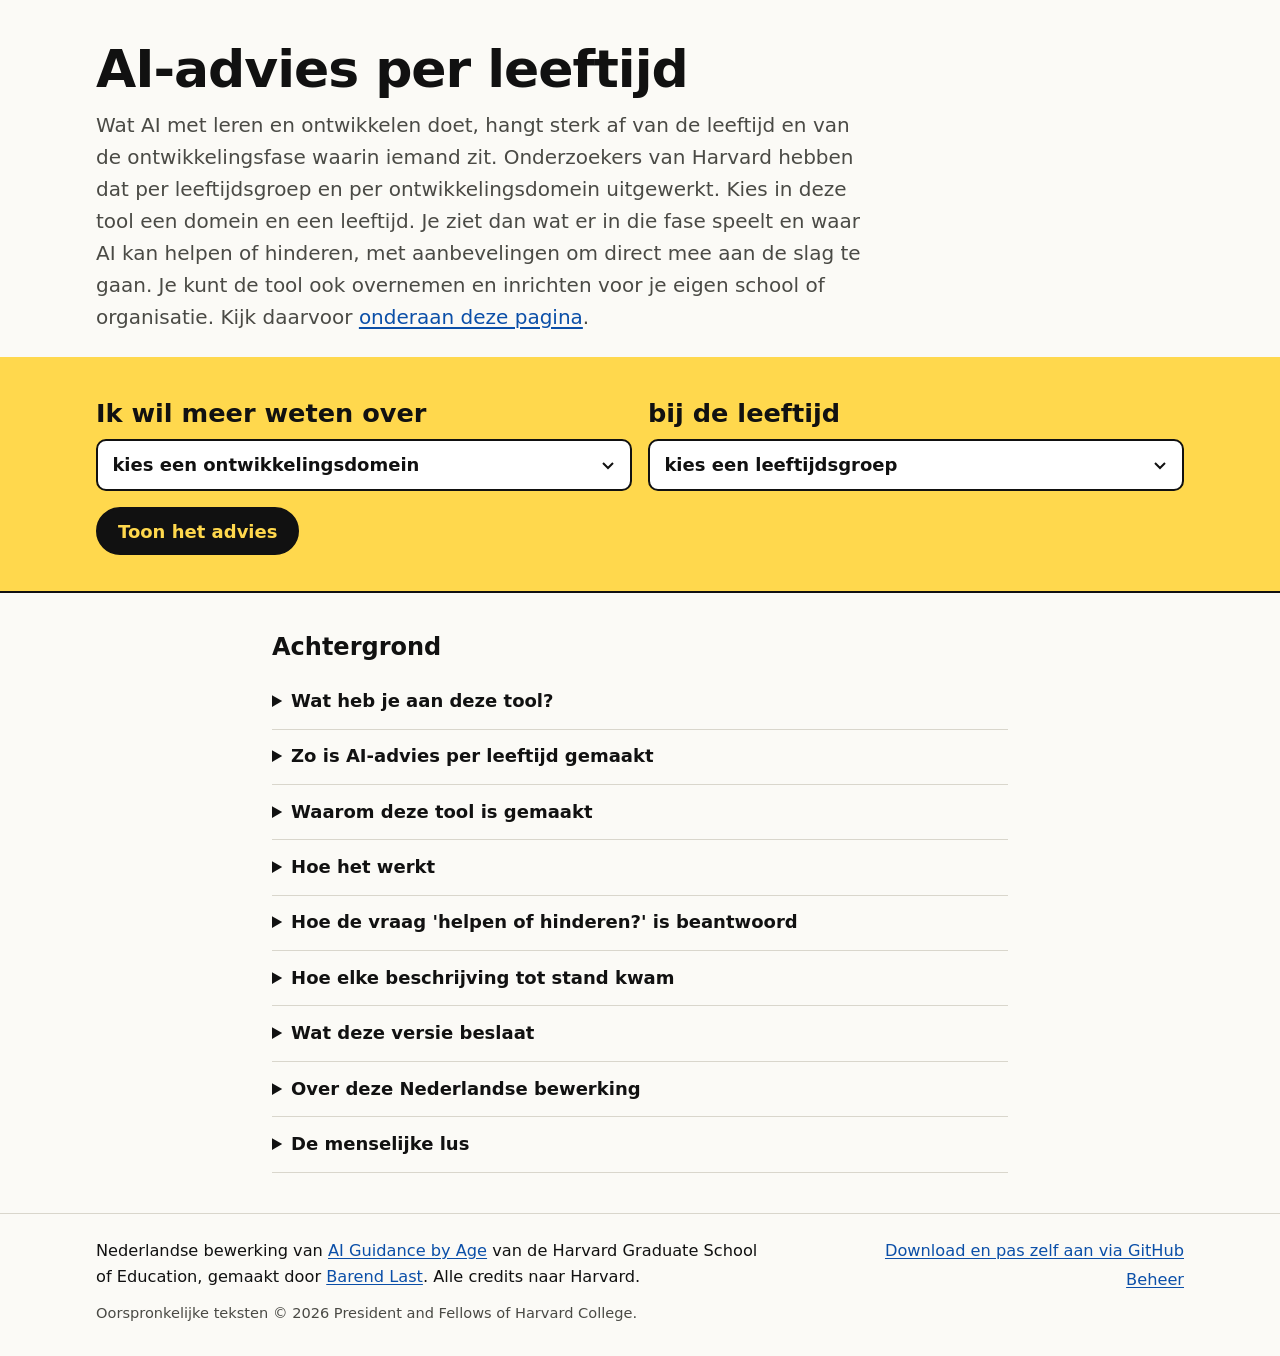
<file: index.html>
<!doctype html>
<html lang="nl">
<head>
<meta charset="utf-8">
<meta name="viewport" content="width=device-width, initial-scale=1">
<title>AI-advies per leeftijd</title>
<meta name="description" content="Verken per leeftijd en ontwikkelingsdomein hoe AI de ontwikkeling kan helpen of hinderen. Nederlandse bewerking van AI Guidance by Age van de Harvard Graduate School of Education.">
<meta name="color-scheme" content="light dark">
<link rel="icon" href="favicon.ico" sizes="any">
<link rel="icon" href="favicon.svg" type="image/svg+xml">
<link rel="apple-touch-icon" href="favicon.png">
<link rel="stylesheet" href="stijl.css">
</head>
<body>
<a class="skip" href="#inhoud">Direct naar de inhoud</a>

<main id="inhoud">
  <header class="kop band">
    <div class="wrap kop__in">
      <div>
        <p id="merk" class="kop__merk" hidden></p>
        <h1 data-tekst="titel">AI-advies per leeftijd</h1>
        <p class="kop__intro" data-tekst="inleiding"></p>
      </div>
    </div>
  </header>

  <section class="band band--keuze" aria-labelledby="keuze-kop">
    <div class="wrap">
      <h2 id="keuze-kop" class="sr">Maak een keuze</h2>
      <form id="keuze" class="keuze" novalidate>
        <div class="veld">
          <label for="domein"><span class="veld__zin" data-t="zin-begin">Ik wil meer weten over</span> <span class="sr" data-t="label-domein">Ontwikkelingsdomein</span></label>
          <select id="domein" name="domein" required aria-describedby="uitleg-domein"></select>
        </div>
        <div class="veld">
          <label for="leeftijd"><span class="veld__zin" data-t="zin-eind">bij de leeftijd</span> <span class="sr" data-t="label-leeftijd">Leeftijdsgroep</span></label>
          <select id="leeftijd" name="leeftijd" required></select>
        </div>
        <div class="keuze__knoppen">
          <button class="knop knop--vol" type="submit" data-t="knop-toon">Toon het advies</button>
          <button class="knop knop--rand" type="button" id="wis" hidden data-t="knop-wis">Opnieuw beginnen</button>
        </div>
      </form>
      <p id="uitleg-domein" class="uitleg"></p>
      <p id="melding" class="melding" role="status" aria-live="polite"></p>
    </div>
  </section>

  <section id="resultaat" class="resultaat" hidden aria-labelledby="resultaat-kop" tabindex="-1">
    <div class="wrap">
      <header class="resultaat__kop">
        <p class="resultaat__bron">AI-advies per leeftijd · naar Compass Collaborative, Harvard Graduate School of Education</p>
        <h2 id="resultaat-kop" tabindex="-1"></h2>
        <p id="resultaat-sub" class="resultaat__sub"></p>
      </header>

      <section class="blok" id="blok-kort" aria-labelledby="kop-kort">
        <h3 id="kop-kort" data-t="kop-kort">In het kort</h3>
        <div class="blok__inhoud">
          <div id="kort-lead" class="tekst tekst--lead"></div>
          <div id="kort-ai" class="tekst"></div>
        </div>
      </section>

      <section class="blok" id="blok-aanbevelingen" aria-labelledby="kop-aanbevelingen">
        <h3 id="kop-aanbevelingen" data-t="kop-aanbevelingen">Onze aanbevelingen</h3>
        <div class="blok__inhoud"><ol id="aanbevelingen" class="aanbevelingen"></ol></div>
      </section>

      <section class="blok blok--eigen" id="blok-eigen" aria-labelledby="kop-eigen" hidden>
        <div>
          <h3 id="kop-eigen" data-t="kop-eigen">Zo doen wij het</h3>
          <p id="eigen-van" class="blok__van" hidden></p>
        </div>
        <div class="blok__inhoud"><div id="eigen" class="tekst"></div></div>
      </section>

      <section class="blok" id="blok-ontwikkeling" aria-labelledby="kop-ontwikkeling">
        <h3 id="kop-ontwikkeling" data-t="kop-ontwikkeling">Belangrijke ontwikkelingsprocessen en mijlpalen</h3>
        <div class="blok__inhoud"><div id="ontwikkeling" class="tekst"></div></div>
      </section>

      <section class="blok" id="blok-factoren" aria-labelledby="kop-factoren">
        <div>
          <h3 id="kop-factoren" data-t="kop-factoren">Hoe AI de ontwikkeling in deze fase kan hinderen of helpen</h3>
          <p class="blok__toelichting" data-t="factoren-toelichting"></p>
        </div>
        <div class="blok__inhoud">
          <p class="geen-print"><button class="knop knop--klein knop--rand" type="button" id="alles" aria-pressed="false"></button></p>
          <div id="factoren" class="factoren"></div>
          <p class="voetnoot" data-t="factoren-voetnoot"></p>
        </div>
      </section>

      <section class="blok" id="blok-bronnen" aria-labelledby="kop-bronnen">
        <h3 id="kop-bronnen" data-t="kop-bronnen">Verder lezen</h3>
        <div class="blok__inhoud">
          <details id="bronnen-details">
            <summary><span id="bronnen-aantal"></span></summary>
            <p class="voetnoot" data-t="bronnen-toelichting"></p>
            <div id="bronnen" class="tekst bronnen"></div>
          </details>
        </div>
      </section>

      <nav class="buren geen-print" aria-label="Zelfde domein, andere leeftijd">
        <button class="knop knop--rand" type="button" id="jonger"></button>
        <button class="knop knop--rand" type="button" id="ouder"></button>
      </nav>

      <div class="acties geen-print">
        <button class="knop knop--vol" type="button" id="afdrukken" data-t="knop-afdrukken">Afdrukken of opslaan als pdf</button>
        <button class="knop knop--rand" type="button" id="kopieer" data-t="knop-link">Kopieer de link naar dit advies</button>
        <span id="kopieer-status" class="acties__status" role="status" aria-live="polite"></span>
      </div>
    </div>
  </section>

  <section id="achtergrond" class="band band--achtergrond" aria-labelledby="achtergrond-kop">
    <div class="wrap wrap--smal">
      <h2 id="achtergrond-kop" data-t="kop-achtergrond">Achtergrond</h2>
      <div id="uitklap" class="uitklap"></div>
    </div>
  </section>
</main>

<footer class="voet" id="voet">
  <div class="wrap voet__in">
    <p id="voet-tekst" class="voet__tekst">Nederlandse bewerking van <a href="https://compass.gse.harvard.edu/explore/">AI Guidance by Age</a> van de Harvard Graduate School of Education, gemaakt door <a href="https://www.barendlast.com">Barend Last</a>.</p>
    <p class="voet__repo"><a id="voet-repo" href="https://github.com/barend-l/AI-leeftijdsadvies">Download en pas zelf aan via GitHub</a><a id="voet-beheer" href="beheer/">Beheer</a></p>
    <p id="voet-rechten" class="voet__klein"></p>
  </div>
</footer>

<noscript><p class="wrap melding">Deze pagina heeft JavaScript nodig om de adviezen te tonen. De teksten staan ook leesbaar in de map 'inhoud'.</p></noscript>
<script src="app.js" defer></script>
</body>
</html>
</file>
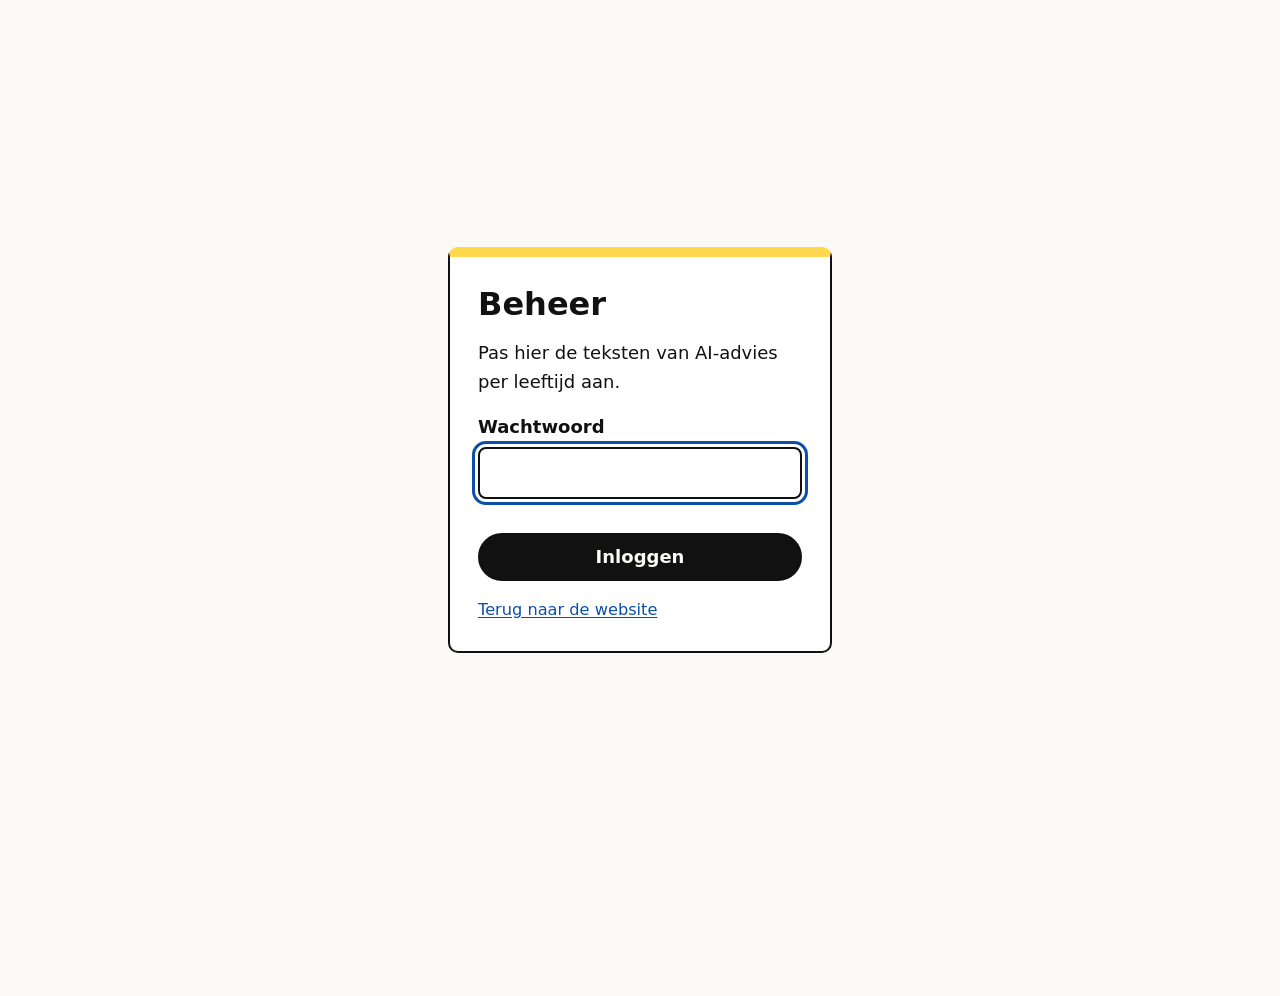
<file: beheer/index.html>
<!doctype html>
<html lang="nl">
<head>
<meta charset="utf-8">
<script>
/* Werkt ook als het adres zonder schuine streep eindigt (/beheer in plaats van /beheer/). */
(function () { var p = location.pathname; if (!/\/$/.test(p) && !/\.[a-z0-9]+$/i.test(p)) document.write('<base href="' + p + '/">'); })();
</script>
<meta name="viewport" content="width=device-width, initial-scale=1">
<meta name="robots" content="noindex, nofollow">
<title>Beheer – AI-advies per leeftijd</title>
<meta name="color-scheme" content="light dark">
<link rel="icon" href="../favicon.ico" sizes="any">
<link rel="icon" href="../favicon.svg" type="image/svg+xml">
<link rel="apple-touch-icon" href="../favicon.png">
<link rel="stylesheet" href="../stijl.css">
<link rel="stylesheet" href="beheer.css">
</head>
<body class="beheer">

<main id="inlog" class="inlog">
  <form id="inlog-formulier" class="inlog__kaart" novalidate>
    <h1>Beheer</h1>
    <p>Pas hier de teksten van AI-advies per leeftijd aan.</p>
    <div class="veld">
      <label for="wachtwoord">Wachtwoord</label>
      <input id="wachtwoord" type="password" autocomplete="current-password" required aria-describedby="inlog-melding">
    </div>
    <p id="inlog-demo" class="inlog__demo" hidden>Dit is een demo. Het wachtwoord is <strong>entree</strong>. Je kunt alles uitproberen; er wordt niets opgeslagen.</p>
    <p id="inlog-melding" class="melding" role="alert"></p>
    <button class="knop knop--vol" type="submit">Inloggen</button>
    <p class="inlog__terug"><a href="../">Terug naar de website</a></p>
  </form>
</main>

<div id="dashboard" hidden>
  <header class="balk">
    <div class="wrap balk__in">
      <p class="balk__titel">Beheer <span>· AI-advies per leeftijd</span> <span class="balk__demo">Demo</span></p>
      <p class="balk__links"><a href="../" target="_blank" rel="noopener">Bekijk de website</a> <button type="button" id="uitloggen" class="linkknop">Uitloggen</button></p>
    </div>
  </header>

  <main class="wrap beheer__in">
    <div id="waarschuwing" class="noot noot--let-op" role="status" hidden></div>
    <p id="modus" class="modus"></p>

    <nav class="tabs" aria-label="Onderdelen">
      <button type="button" class="tab" data-tab="adviezen" aria-pressed="true">Adviezen</button>
      <button type="button" class="tab" data-tab="algemeen" aria-pressed="false">Algemene teksten</button>
      <button type="button" class="tab" data-tab="indeling" aria-pressed="false">Leeftijden en domeinen</button>
      <button type="button" class="tab" data-tab="weergave" aria-pressed="false">Huisstijl en weergave</button>
      <button type="button" class="tab" data-tab="hulp" aria-pressed="false">Uitleg</button>
    </nav>

    <section id="tab-adviezen" class="paneel" aria-labelledby="kop-adviezen">
      <h2 id="kop-adviezen">Adviezen</h2>
      <p class="hint">Kies een leeftijdsgroep en een domein. Wat je aanpast, wordt onthouden tot je het opslaat.</p>
      <div class="kiezer">
        <div class="veld"><label for="b-leeftijd">Leeftijdsgroep</label><select id="b-leeftijd"></select></div>
        <div class="veld"><label for="b-domein">Ontwikkelingsdomein</label><select id="b-domein"></select></div>
      </div>
      <div id="advies"></div>
    </section>

    <section id="tab-algemeen" class="paneel" aria-labelledby="kop-algemeen" hidden>
      <h2 id="kop-algemeen">Algemene teksten</h2>
      <p class="hint">De titel, de inleiding, alle knoppen en koppen, de uitklapteksten onder "Achtergrond" en de voettekst.</p>
      <div id="algemeen"></div>
    </section>

    <section id="tab-indeling" class="paneel" aria-labelledby="kop-indeling" hidden>
      <h2 id="kop-indeling">Leeftijden en domeinen</h2>
      <p class="hint">De namen en omschrijvingen in de keuzelijsten. De codes zijn vast, omdat de tekstbestanden daaraan gekoppeld zijn.</p>
      <div id="indeling"></div>
    </section>

    <section id="tab-weergave" class="paneel" aria-labelledby="kop-weergave" hidden>
      <h2 id="kop-weergave">Huisstijl en weergave</h2>
      <p class="hint">Maak de website herkenbaar als die van jouw school of organisatie, en kies welke leeftijden en domeinen bezoekers zien.</p>
      <div id="weergave"></div>
    </section>

    <section id="tab-hulp" class="paneel tekst" aria-labelledby="kop-hulp" hidden>
      <h2 id="kop-hulp">Uitleg</h2>
      <h3>Opmaak</h3>
      <ul>
        <li><code>**vet**</code> wordt <strong>vet</strong> en <code>*cursief*</code> wordt <em>cursief</em>.</li>
        <li>Een regel die begint met <code>- </code> wordt een opsommingspunt, <code>1. </code> een genummerd punt.</li>
        <li>Een link schrijf je als <code>[tekst](https://voorbeeld.nl)</code>.</li>
        <li>Een lege regel begint een nieuwe alinea.</li>
      </ul>
      <h3>Eigen aanvulling</h3>
      <p>Bij elk advies kun je een eigen blok toevoegen met afspraken of voorbeelden van jouw school. Dat blok staat apart van de tekst van Harvard, zodat zichtbaar blijft wat van wie komt. Laat je het leeg, dan verschijnt het niet.</p>
      <h3>Opslaan</h3>
      <p id="hulp-opslaan"></p>
      <h3>Voorbeeld bekijken</h3>
      <p>Met "Voorbeeld bekijken" zie je de website met jouw wijzigingen, ook als ze nog niet zijn opgeslagen. Alleen jij ziet dat voorbeeld, in deze browser.</p>
      <h3>Wachtwoord wijzigen</h3>
      <p id="hulp-wachtwoord"></p>
      <h3>Iets misgegaan?</h3>
      <p id="hulp-herstel"></p>
    </section>
  </main>

  <div class="opslagbalk" role="region" aria-label="Wijzigingen">
    <div class="wrap opslagbalk__in">
      <p id="status" class="opslagbalk__status" role="status" aria-live="polite">Geen wijzigingen.</p>
      <div class="opslagbalk__knoppen">
        <button type="button" id="herstel" class="knop knop--rand knop--klein" hidden>Ongedaan maken</button>
        <button type="button" id="voorbeeld" class="knop knop--rand knop--klein">Voorbeeld bekijken</button>
        <button type="button" id="opslaan" class="knop knop--vol knop--klein" disabled>Opslaan</button>
      </div>
    </div>
  </div>
</div>

<noscript><p class="wrap melding">Het dashboard heeft JavaScript nodig.</p></noscript>
<script src="instellingen.js"></script>
<script src="model.js"></script>
<script src="beheer.js"></script>
</body>
</html>
</file>
<file: stijl.css>
/* AI-advies per leeftijd – vormgeving */
:root {
  --bg: #fbfaf6;
  --vlak: #ffffff;
  --inkt: #111111;
  --zacht: #4a4a45;
  --lijn: #d9d6cc;
  --accent: #ffd84d;
  --accent-inkt: #111111;
  --merk: var(--merk-licht, var(--inkt));
  --link: #0b4fa8;
  --hinder: #a3271b;
  --hinder-bg: #fbe9e5;
  --help: #17623a;
  --help-bg: #e4f3e9;
  --focus: #0b4fa8;
  --radius: 10px;
  --maat: clamp(1rem, 0.95rem + 0.25vw, 1.125rem);
}
@media (prefers-color-scheme: dark) {
  :root {
    --merk: var(--inkt);
    --bg: #141412;
    --vlak: #1e1e1b;
    --inkt: #f3f1ea;
    --zacht: #c2bfb4;
    --lijn: #45443e;
    --link: #9cc4ff;
    --hinder: #ffb4a8;
    --hinder-bg: #4a1d16;
    --help: #9fe0b8;
    --help-bg: #173a26;
    --focus: #ffd84d;
  }
}

*, *::before, *::after { box-sizing: border-box; }
html { -webkit-text-size-adjust: 100%; scroll-behavior: smooth; }
@media (prefers-reduced-motion: reduce) { html { scroll-behavior: auto; } * { transition: none !important; } }
body {
  margin: 0; background: var(--bg); color: var(--inkt);
  font: var(--maat)/1.6 system-ui, -apple-system, "Segoe UI", Roboto, "Helvetica Neue", Arial, sans-serif;
  overflow-wrap: break-word;
}
[hidden] { display: none !important; }
a { color: var(--link); text-underline-offset: 0.15em; }
a:hover { text-decoration-thickness: 2px; }
:focus-visible { outline: 3px solid var(--focus); outline-offset: 3px; border-radius: 4px; }
h1, h2, h3, h4 { line-height: 1.2; margin: 0; text-wrap: balance; }
p { margin: 0 0 1em; }

.sr { position: absolute; width: 1px; height: 1px; overflow: hidden; clip-path: inset(50%); white-space: nowrap; }
.skip { position: absolute; left: 1rem; top: -4rem; background: var(--inkt); color: var(--bg); padding: 0.75rem 1rem; border-radius: var(--radius); z-index: 10; }
.skip:focus { top: 1rem; }

.wrap { width: min(100% - 2rem, 68rem); margin-inline: auto; }
.wrap--smal { width: min(100% - 2rem, 46rem); }
.band { padding-block: clamp(2rem, 5vw, 4rem); }

/* Voorbeeld vanuit het dashboard */
.conceptband { margin: 0; padding: 0.6rem 1rem; background: var(--inkt); color: var(--bg); font-weight: 700; text-align: center; font-size: 0.95em; }

/* Kop */
.kop { padding-block: clamp(1.25rem, 3vw, 2.5rem) clamp(1rem, 2vw, 1.5rem); }
.kop__merk { display: flex; align-items: center; gap: 0.75rem; margin: 0 0 0.75rem; font-weight: 700; color: var(--zacht); }
.kop__merk a { display: inline-flex; background: #fff; border-radius: 6px; padding: 0.15rem; }
.kop__merk img { display: block; max-height: 3rem; max-width: 12rem; width: auto; height: auto; }
.kop h1 { color: var(--merk); font-size: clamp(1.75rem, 1.2rem + 2.8vw, 3.25rem); font-weight: 800; letter-spacing: -0.02em; }
.kop__intro { font-size: clamp(1rem, 0.95rem + 0.4vw, 1.25rem); color: var(--zacht); max-width: 48rem; margin: 0.5rem 0 0; }
.band--keuze { padding-block: clamp(1.25rem, 3vw, 2.25rem); }
@media (max-width: 30rem) {
  .kop { padding-block: 1rem 0.9rem; }
  .kop__intro { font-size: 0.95rem; line-height: 1.5; margin-top: 0.4rem; }
  .band--keuze { padding-block: 1rem; }
  .keuze { gap: 0.75rem; }
}

/* Knoppen */
.knop {
  display: inline-flex; align-items: center; justify-content: center; gap: 0.5rem;
  min-height: 3rem; padding: 0.65rem 1.25rem; border-radius: 999px; border: 2px solid var(--inkt);
  font: inherit; font-weight: 700; text-decoration: none; cursor: pointer; line-height: 1.2;
}
.knop--vol { background: var(--merk); border-color: var(--merk); color: var(--bg); }
.knop--vol:hover { background: var(--zacht); border-color: var(--zacht); }
.knop--rand { background: transparent; color: var(--inkt); }
.knop--rand:hover { background: var(--inkt); color: var(--bg); }
.knop--klein { min-height: 2.75rem; padding: 0.4rem 1rem; font-size: 0.95em; }

/* Keuze */
.band--keuze { background: var(--accent); color: var(--accent-inkt); }
.band--keuze :focus-visible { outline-color: var(--accent-inkt); }
.keuze { display: grid; gap: 1rem; grid-template-columns: 1fr; align-items: end; }
.veld { display: grid; gap: 0.35rem; min-width: 0; }
.veld__zin { font-size: clamp(1.15rem, 1rem + 0.9vw, 1.6rem); font-weight: 700; }
.veld select {
  width: 100%; min-height: 3.25rem; padding: 0.6rem 2.75rem 0.6rem 0.9rem; font: inherit; font-weight: 600;
  color: #111; background: #fff; border: 2px solid var(--accent-inkt); border-radius: var(--radius); appearance: none;
  background-image: url("data:image/svg+xml,%3Csvg xmlns='http://www.w3.org/2000/svg' viewBox='0 0 16 16'%3E%3Cpath d='M3 6l5 5 5-5' fill='none' stroke='%23111' stroke-width='2'/%3E%3C/svg%3E");
  background-repeat: no-repeat; background-position: right 0.9rem center; background-size: 1rem;
  text-overflow: ellipsis;
}
.keuze__knoppen { display: flex; flex-wrap: wrap; gap: 0.75rem; }
.band--keuze .knop { border-color: var(--accent-inkt); }
.band--keuze .knop--vol { background: var(--accent-inkt); color: var(--accent); }
.band--keuze .knop--vol:hover { opacity: 0.85; border-color: var(--accent-inkt); }
.band--keuze .knop--rand { color: var(--accent-inkt); }
.band--keuze .knop--rand:hover { background: var(--accent-inkt); color: var(--accent); }
@media (min-width: 48rem) {
  .keuze { grid-template-columns: repeat(2, minmax(0, 1fr)); }
  .keuze__knoppen { grid-column: 1 / -1; }
}
.uitleg { margin: 1.25rem 0 0; font-size: 0.95em; max-width: 46rem; }
.uitleg:empty { display: none; }
.melding { margin: 1rem 0 0; font-weight: 700; }
.melding:empty { display: none; }

/* Resultaat */
.resultaat { padding-block: clamp(2rem, 5vw, 4rem); scroll-margin-top: 1rem; }
.resultaat:focus { outline: none; }
.resultaat__bron { font-size: 0.85em; color: var(--zacht); margin-bottom: 0.5rem; }
.resultaat__kop h2 { color: var(--merk); font-size: clamp(1.75rem, 1.2rem + 2.6vw, 3rem); font-weight: 800; letter-spacing: -0.01em; }
.resultaat__kop h2:focus { outline: none; }
.resultaat__sub { color: var(--zacht); font-size: 1.1em; margin: 0.4rem 0 0; }

.blok { display: grid; gap: 1rem 2.5rem; padding-block: clamp(1.5rem, 3vw, 2.5rem); border-top: 2px solid var(--inkt); margin-top: clamp(1.5rem, 3vw, 2.5rem); }
.blok h3 { font-size: clamp(1.2rem, 1.05rem + 0.7vw, 1.5rem); font-weight: 800; }
.blok__toelichting { color: var(--zacht); margin: 0.75rem 0 0; font-size: 0.95em; }
.blok__inhoud { min-width: 0; max-width: 46rem; }
@media (min-width: 60rem) { .blok { grid-template-columns: 17rem minmax(0, 1fr); } }

.tekst > :last-child { margin-bottom: 0; }
.tekst ul, .tekst ol { margin: 0 0 1em; padding-left: 1.3em; }
.tekst li { margin-bottom: 0.6em; }
.tekst h3 { font-size: 1.2em; margin: 1.75em 0 0.5em; }
.tekst > h3:first-child { margin-top: 0; }
.tekst--lead { font-size: 1.15em; font-weight: 600; margin-bottom: 1em; }

.aanbevelingen { list-style: none; counter-reset: a; margin: 0; padding: 0; display: grid; gap: 1rem; }
.aanbevelingen li { counter-increment: a; display: grid; grid-template-columns: 2.5rem 1fr; gap: 0.9rem; align-items: start; }
.aanbevelingen li::before {
  content: counter(a); display: grid; place-items: center; width: 2.5rem; height: 2.5rem; border-radius: 50%;
  background: var(--accent); color: var(--accent-inkt); font-weight: 800;
}

/* Eigen aanvulling van de school of organisatie */
.blok--eigen .blok__inhoud { background: var(--vlak); border: 2px solid var(--lijn); border-left: 8px solid var(--accent); border-radius: var(--radius); padding: 1.1rem 1.25rem; }
.blok__van { color: var(--zacht); margin: 0.4rem 0 0; font-size: 0.95em; }

/* Hinderen of helpen */
.factoren { display: grid; gap: 0.75rem; margin-top: 0.5rem; }
.factor { background: var(--vlak); border: 2px solid var(--lijn); border-radius: var(--radius); }
.factor.is-open { border-color: var(--inkt); }
.factor h4 { font-size: 1em; font-weight: 700; }
.factor__kop {
  width: 100%; display: grid; grid-template-columns: 1fr auto; gap: 0.5rem 1rem; align-items: start; text-align: left;
  padding: 1rem; background: none; border: 0; color: inherit; font: inherit; font-weight: 700; cursor: pointer; border-radius: var(--radius);
}
.factor__titel { grid-column: 1; }
.factor__teken { grid-column: 2; grid-row: 1 / span 2; align-self: center; width: 1.75rem; height: 1.75rem; position: relative; }
.factor__teken::before, .factor__teken::after { content: ""; position: absolute; left: 50%; top: 50%; background: currentColor; }
.factor__teken::before { width: 1rem; height: 2px; transform: translate(-50%, -50%); }
.factor__teken::after { width: 2px; height: 1rem; transform: translate(-50%, -50%); }
.factor.is-open .factor__teken::after { display: none; }
.factor__paneel { padding: 0 1rem 1.1rem; }
.etiket {
  grid-column: 1; justify-self: start; display: inline-flex; align-items: center; gap: 0.4rem;
  padding: 0.15rem 0.7rem; border-radius: 999px; font-size: 0.8em; font-weight: 800; letter-spacing: 0.02em;
  border: 2px solid currentColor;
}
.etiket::before { font-weight: 800; }
.etiket--hinder { color: var(--hinder); background: var(--hinder-bg); }
.etiket--hinder::before { content: "−"; }
.etiket--help { color: var(--help); background: var(--help-bg); }
.etiket--help::before { content: "+"; }
.voetnoot { font-size: 0.9em; color: var(--zacht); margin-top: 1.25rem; }

details summary { cursor: pointer; font-weight: 700; padding: 0.75rem 0; min-height: 2.75rem; }
.bronnen { font-size: 0.9em; }
.bronnen p { margin-bottom: 0.8em; padding-left: 1.5em; text-indent: -1.5em; }

.buren { display: flex; flex-wrap: wrap; gap: 0.75rem; margin-top: 2.5rem; padding-top: 1.5rem; border-top: 2px solid var(--inkt); }
.buren #ouder { margin-left: auto; }
.acties { display: flex; flex-wrap: wrap; gap: 0.75rem; align-items: center; margin-top: 1rem; }
.acties__status { font-size: 0.95em; color: var(--zacht); }

/* Achtergrond (uitklapbaar) */
.band--achtergrond { border-top: 2px solid var(--inkt); padding-block: clamp(1.5rem, 4vw, 2.5rem); }
.band--achtergrond h2 { font-size: clamp(1.2rem, 1.05rem + 0.7vw, 1.5rem); font-weight: 800; margin-bottom: 0.75rem; }
.uitklap__item { border-bottom: 1px solid var(--lijn); }
.uitklap__item summary { padding: 0.8rem 0; }
.uitklap__item .tekst { padding-bottom: 1.25rem; }

/* Voet */
.voet { border-top: 1px solid var(--lijn); padding-block: 1.5rem 2rem; font-size: 0.9em; color: var(--zacht); }
.voet__in { display: grid; gap: 0.5rem 2rem; }
.voet p { margin: 0; }
.voet__tekst { max-width: 42rem; color: var(--inkt); }
.voet__repo { display: flex; flex-wrap: wrap; gap: 0 1.5rem; }
.voet__repo a { display: inline-block; padding-block: 0.4rem; }
.voet__klein { font-size: 0.9em; }
@media (min-width: 52rem) {
  .voet__in { grid-template-columns: 1fr auto; align-items: start; }
  .voet__repo { flex-direction: column; align-items: flex-end; gap: 0.2rem; }
  .voet__repo a { padding-block: 0; }
  .voet__klein { grid-column: 1 / -1; }
}

/* Afdrukken */
@media print {
  :root { --bg: #fff; --vlak: #fff; --inkt: #000; --zacht: #333; --lijn: #999; --link: #000; --hinder: #7a1a10; --help: #0f4a2a; --hinder-bg: #fff; --help-bg: #fff; }
  body { font-size: 10.5pt; }
  .kop, .conceptband, .band--keuze, .band--achtergrond, .geen-print, .skip { display: none !important; }
  .resultaat { padding: 0; }
  .blok { display: block; break-inside: auto; }
  .blok h3 { margin-bottom: 0.5rem; break-after: avoid; }
  .blok--eigen .blok__inhoud { border-left: 4px solid #000; }
  .factor { break-inside: avoid; }
  .factor__paneel { display: block !important; }
  .factor__teken { display: none; }
  .aanbevelingen li::before { border: 1.5px solid #000; background: #fff; }
  a { text-decoration: none; }
  .voet { padding-block: 1rem; }
  .voet__repo { display: none; }
}
</file>
<file: beheer/beheer.css>
/* Dashboard – bouwt voort op ../stijl.css */
.beheer { padding-bottom: 11rem; }
@media (min-width: 48rem) { .beheer { padding-bottom: 6rem; } }
.beheer h2 { font-size: clamp(1.4rem, 1.2rem + 1vw, 1.9rem); font-weight: 800; margin-bottom: 0.5rem; }
.beheer h3 { font-size: 1.15rem; font-weight: 800; margin: 2rem 0 0.75rem; }
.hint { color: var(--zacht); font-size: 0.95em; margin-bottom: 1.25rem; max-width: 46rem; }

/* Inloggen */
.inlog { min-height: 100vh; display: grid; place-items: center; padding: 1rem; }
.inlog__kaart { width: min(100%, 24rem); background: var(--vlak); border: 2px solid var(--inkt); border-top: 10px solid var(--accent); border-radius: var(--radius); padding: 1.75rem; display: grid; gap: 1rem; }
.inlog__kaart h1 { font-size: 2rem; font-weight: 800; }
.inlog__kaart p { margin: 0; }
.inlog__terug { font-size: 0.9em; }

/* Velden */
.beheer label, .beheer legend { font-weight: 700; }
#algemeen fieldset:nth-of-type(n+3) label { font-family: ui-monospace, SFMono-Regular, Menlo, Consolas, monospace; font-size: 0.9em; font-weight: 600; color: var(--zacht); }
.beheer input[type="text"], .beheer input[type="password"], .beheer textarea, .beheer select {
  width: 100%; font: inherit; color: var(--inkt); background-color: var(--vlak); border: 2px solid var(--lijn); border-radius: 8px; padding: 0.6rem 0.75rem;
}
.beheer select { padding-right: 2.75rem; color: #111; background-color: #fff; }
.beheer input, .beheer select { min-height: 2.9rem; }
.beheer textarea { resize: vertical; line-height: 1.5; min-height: 5rem; }
.beheer input:focus-visible, .beheer textarea:focus-visible, .beheer select:focus-visible { border-color: var(--inkt); }
.beheer .veld { margin-bottom: 1.1rem; }
.veld__code { font-weight: 400; color: var(--zacht); font-size: 0.85em; font-family: ui-monospace, SFMono-Regular, Menlo, Consolas, monospace; }
.veld__uitleg { color: var(--zacht); font-size: 0.9em; margin: 0; }
fieldset { border: 0; padding: 0; margin: 0 0 1.5rem; min-width: 0; }
legend { padding: 0; font-size: 1.15rem; font-weight: 800; margin-bottom: 0.75rem; }

/* Bovenbalk */
.balk { background: var(--inkt); color: var(--bg); }
.balk a, .balk .linkknop { color: var(--bg); }
.balk :focus-visible { outline-color: var(--accent); }
.balk__in { display: flex; flex-wrap: wrap; gap: 0.25rem 1.5rem; align-items: center; justify-content: space-between; padding-block: 0.75rem; }
.balk p { margin: 0; }
.balk__titel { font-weight: 800; font-size: 1.1rem; }
.balk__titel span { font-weight: 400; opacity: 0.8; }
.balk__links { display: flex; gap: 1.25rem; align-items: center; font-size: 0.95em; }
.linkknop { background: none; border: 0; padding: 0.5rem 0; font: inherit; text-decoration: underline; text-underline-offset: 0.15em; cursor: pointer; }

.beheer__in { padding-block: 1.5rem 2rem; }
.modus { color: var(--zacht); font-size: 0.95em; margin: 0 0 1.25rem; max-width: 50rem; }
.noot--let-op { margin: 0 0 1.25rem; padding: 0.9rem 1rem; background: var(--hinder-bg); color: var(--hinder); border-left: 6px solid currentColor; border-radius: 4px; font-weight: 600; }

/* Tabs */
.tabs { display: flex; flex-wrap: wrap; gap: 0.5rem; margin-bottom: 1.75rem; border-bottom: 2px solid var(--inkt); padding-bottom: 1rem; }
.tab { min-height: 2.75rem; padding: 0.4rem 1rem; border-radius: 999px; border: 2px solid var(--inkt); background: transparent; color: var(--inkt); font: inherit; font-weight: 700; cursor: pointer; }
.tab[aria-pressed="true"] { background: var(--inkt); color: var(--bg); }
.tab .stip { display: inline-block; width: 0.55rem; height: 0.55rem; border-radius: 50%; background: var(--accent); margin-left: 0.4rem; border: 1px solid currentColor; }

.paneel { max-width: 52rem; }
.kiezer { display: grid; gap: 0 1rem; }
@media (min-width: 40rem) { .kiezer { grid-template-columns: 1fr 1fr; } }

/* Herhaalbare onderdelen */
.rij { display: grid; grid-template-columns: 1fr auto; gap: 0.5rem; align-items: start; margin-bottom: 0.6rem; }
.kaart { border: 2px solid var(--lijn); border-radius: var(--radius); padding: 1rem; margin-bottom: 0.9rem; background: var(--vlak); }
.kaart--hinder { border-left: 6px solid var(--hinder); }
.kaart--help { border-left: 6px solid var(--help); }
.kaart .veld:last-of-type { margin-bottom: 0.6rem; }
.klein { min-height: 2.75rem; padding: 0.35rem 0.9rem; border-radius: 999px; border: 2px solid var(--lijn); background: transparent; color: var(--inkt); font: inherit; font-size: 0.9em; font-weight: 700; cursor: pointer; }
.klein:hover { border-color: var(--inkt); }
.tabel { display: grid; gap: 1rem; }
.tabel__rij { border: 2px solid var(--lijn); border-radius: var(--radius); padding: 1rem 1rem 0.2rem; background: var(--vlak); }
.tabel__rij h4 { font-size: 1rem; margin-bottom: 0.75rem; }
@media (min-width: 44rem) { .tabel__velden { display: grid; grid-template-columns: 1fr 1fr; gap: 0 1rem; } .tabel__velden .breed { grid-column: 1 / -1; } }
.beheer details > summary { font-weight: 700; padding: 0.6rem 0; cursor: pointer; }
.beheer code { background: var(--vlak); border: 1px solid var(--lijn); border-radius: 4px; padding: 0.05em 0.35em; font-size: 0.9em; }

/* Opslagbalk */
.opslagbalk { position: fixed; left: 0; right: 0; bottom: 0; background: var(--vlak); border-top: 2px solid var(--inkt); z-index: 5; }
.opslagbalk__in { display: flex; flex-wrap: wrap; gap: 0.5rem 1rem; align-items: center; justify-content: space-between; padding-block: 0.6rem; }
.opslagbalk__status { margin: 0; font-weight: 700; font-size: 0.95em; }
.opslagbalk__knoppen { display: flex; flex-wrap: wrap; gap: 0.5rem; }
.knop[disabled] { opacity: 0.45; cursor: not-allowed; }

/* Huisstijl en weergave */
.kleurrij { display: flex; flex-wrap: wrap; gap: 0.6rem; align-items: center; }
.beheer input[type="color"] { width: 4.5rem; height: 2.9rem; padding: 0.2rem; border: 2px solid var(--lijn); border-radius: 8px; background: var(--vlak); cursor: pointer; }
.beheer input[type="file"] { font: inherit; max-width: 100%; }
.veld__let-op { color: var(--hinder); font-weight: 700; }
.veld__let-op:empty { display: none; }
.logovoorbeeld { display: flex; flex-wrap: wrap; gap: 0.75rem; align-items: center; margin-top: 0.5rem; }
.logovoorbeeld img { max-height: 3.5rem; max-width: 14rem; background: #fff; border: 1px solid var(--lijn); border-radius: 6px; padding: 0.25rem; }
.vinkje { display: flex; gap: 0.6rem; align-items: center; min-height: 2.75rem; }
.vinkje input { width: 1.4rem; height: 1.4rem; min-height: 0; flex: none; accent-color: var(--inkt); }
.vinkje label { font-weight: 400; }

/* Demo */
.inlog__demo { background: var(--accent); color: #111; border-radius: 8px; padding: 0.7rem 0.9rem; font-size: 0.95em; }
.balk__demo { display: none; }
.is-demo .balk__demo { display: inline-block; background: var(--accent); color: #111 !important; opacity: 1 !important; font-weight: 800 !important; font-size: 0.8em; border-radius: 999px; padding: 0.1rem 0.6rem; margin-left: 0.4rem; }
.is-demo .modus { background: var(--accent); color: #111; border-radius: 8px; padding: 0.8rem 1rem; font-weight: 600; }
</file>
